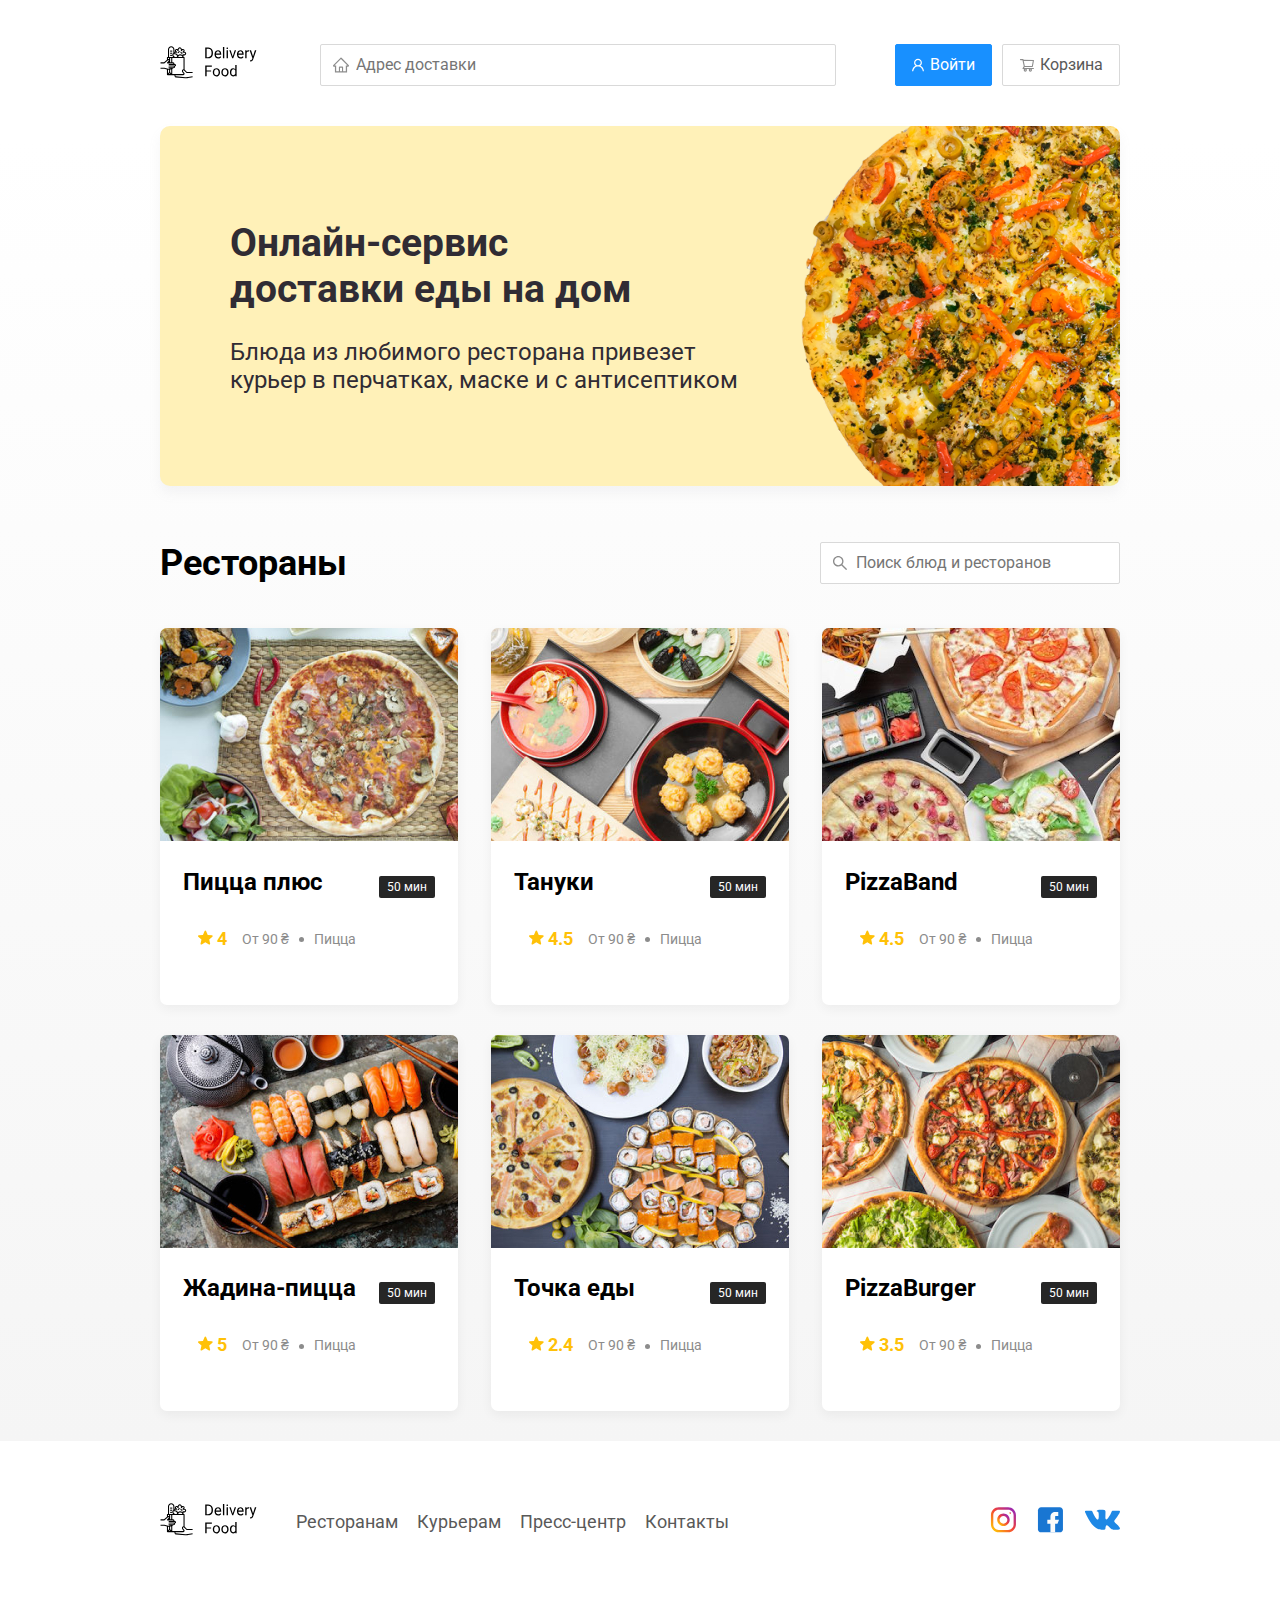
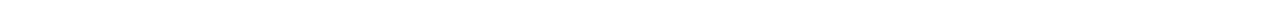
<file: index.html>
<!DOCTYPE html>
<html lang="ru">
    <head>
        <meta charset="UTF-8">
        <meta http-equiv="X-UA-Compatible" content="IE=edge">
        <meta name="viewport" content="width=device-width, initial-scale=1.0">
        <title>Delivery Food - доставка еды на дому</title>
        <link href="https://fonts.googleapis.com/css2?family=Roboto:wght@400;700&display=swap" rel="stylesheet">
        <link rel="stylesheet" href="style/normalize.css">
        <link rel="stylesheet" href="style/style.css">
        <link rel="stylesheet" href="https://cdnjs.cloudflare.com/ajax/libs/animate.css/4.1.1/animate.min.css"/>
    </head>
    <body>
        <div class="container">
            <header class="header">
                <a href="index.html"><img src="img/logo.svg" onerror="this.onerror=null; this.src='logo.svg'" alt="logo-header" class="logo header-logo"></a>
                <input type="text" class="input input-adress" placeholder="Адрес доставки"/>
                <div class="buttons">
                    <button class="button button-primary">
                        <img src="img/avatar.svg" onerror="this.onerror=null; this.src='avatar.svg'" alt="avatar" class="button-icon">
                        <span class="button-text">Войти</span>
                    </button>
                    <button class="button">
                        <img src="img/cart.svg" onerror="this.onerror=null; this.src='cart.svg'" alt="cart" class="button-icon">
                        <span class="button-text">Корзина</span>
                    </button>
                </div>    
            </header>
        </div>
    
        <!-- /container -->
    
        <main class="main">
            <div class="container">
    
                <section class="promo">
                    <h1 class="promo-title">Онлайн-сервис<br/>доставки еды на дом</h1>
                    <p class="promo-text">Блюда из любимого ресторана привезет курьер в перчатках, маске и с антисептиком</p>
                </section>
        
                <section class="restaurants">
                    <div class="section-heading">
                        <h2 class="section-title">Рестораны</h2>
                        <input type="text" class="input input-search" placeholder="Поиск блюд и ресторанов">
                    </div>
                    <div class="cards">
                        <a href="restaurant.html" class="card">
                            <img src="img/cards/1.jpg" onerror="this.onerror=null; this.src='1.jpg'" alt="image" class="card-image">
                            <div class="card-text">
                                <div class="card-heading">
                                    <h3 class="card-title">Пицца плюс</h3>
                                    <span class="card-tag tag">50 мин</span>
        
                                </div>
                                <!-- card-heading -->
                                <div class="card-info">
                                    <div class="rating">
                                        <img src="img/star.svg" onerror="this.onerror=null; this.src='star.svg'" alt="rating" class="rating-star">
                                        4
                                    </div>
                                    <div class="price">От 90 ₴</div>
                                    <div class="category">Пицца</div>
                                </div>
                                <!-- card-info -->
                            </div>
                            <!-- card-text -->
                        </a>
                        <!-- card -->
        
                        <a href="restaurant.html" class="card">
                            <img src="img/cards/2.jpg" onerror="this.onerror=null; this.src='2.jpg'" alt="image" class="card-image">
                            <div class="card-text">
                                <div class="card-heading">
                                    <h3 class="card-title">Тануки</h3>
                                    <span class="card-tag tag">50 мин</span>
        
                                </div>
                                <!-- card-heading -->
                                <div class="card-info">
                                    <div class="rating">
                                        <img src="img/star.svg" onerror="this.onerror=null; this.src='star.svg'" alt="rating" class="rating-star">
                                        4.5
                                    </div>
                                    <div class="price">От 90 ₴</div>
                                    <div class="category">Пицца</div>
                                </div>
                                <!-- card-info -->
                            </div>
                            <!-- card-text -->
                        </a>
                        <!-- card -->
        
                        <a href="restaurant.html" class="card">
                            <img src="img/cards/3.jpg" onerror="this.onerror=null; this.src='3.jpg'" alt="image" class="card-image">
                            <div class="card-text">
                                <div class="card-heading">
                                    <h3 class="card-title">PizzaBand</h3>
                                    <span class="card-tag tag">50 мин</span>
        
                                </div>
                                <!-- card-heading -->
                                <div class="card-info">
                                    <div class="rating">
                                        <img src="img/star.svg" onerror="this.onerror=null; this.src='star.svg'" alt="rating" class="rating-star">
                                        4.5
                                    </div>
                                    <div class="price">От 90 ₴</div>
                                    <div class="category">Пицца</div>
                                </div>
                                <!-- card-info -->
                            </div>
                            <!-- card-text -->
                        </a>
                        <!-- card -->
        
                        <a href="restaurant.html" class="card">
                            <img src="img/cards/4.jpg" onerror="this.onerror=null; this.src='4.jpg'" alt="image" class="card-image">
                            <div class="card-text">
                                <div class="card-heading">
                                    <h3 class="card-title">Жадина-пицца</h3>
                                    <span class="card-tag tag">50 мин</span>
        
                                </div>
                                <!-- card-heading -->
                                <div class="card-info">
                                    <div class="rating">
                                        <img src="img/star.svg" onerror="this.onerror=null; this.src='star.svg'" alt="rating" class="rating-star">
                                        5
                                    </div>
                                    <div class="price">От 90 ₴</div>
                                    <div class="category">Пицца</div>
                                </div>
                                <!-- card-info -->
                            </div>
                            <!-- card-text -->
                        </a>
                        <!-- card -->
        
                        <a href="restaurant.html" class="card">
                            <img src="img/cards/5.jpg" onerror="this.onerror=null; this.src='5.jpg'" alt="image" class="card-image">
                            <div class="card-text">
                                <div class="card-heading">
                                    <h3 class="card-title">Точка еды</h3>
                                    <span class="card-tag tag">50 мин</span>
        
                                </div>
                                <!-- card-heading -->
                                <div class="card-info">
                                    <div class="rating">
                                        <img src="img/star.svg" onerror="this.onerror=null; this.src='star.svg'" alt="rating" class="rating-star">
                                        2.4
                                    </div>
                                    <div class="price">От 90 ₴</div>
                                    <div class="category">Пицца</div>
                                </div>
                                <!-- card-info -->
                            </div>
                            <!-- card-text -->
                        </a>
                        <!-- card -->
        
                        <a href="restaurant.html" class="card">
                            <img src="img/cards/6.jpg" onerror="this.onerror=null; this.src='6.jpg'" alt="image" class="card-image">
                            <div class="card-text">
                                <div class="card-heading">
                                    <h3 class="card-title">PizzaBurger</h3>
                                    <span class="card-tag tag">50 мин</span>
        
                                </div>
                                <!-- card-heading -->
                                <div class="card-info">
                                    <div class="rating">
                                        <img src="img/star.svg" onerror="this.onerror=null; this.src='star.svg'" alt="rating" class="rating-star">
                                        3.5
                                    </div>
                                    <div class="price">От 90 ₴</div>
                                    <div class="category">Пицца</div>
                                </div>
                                <!-- card-info -->
                            </div>
                            <!-- card-text -->
                        </div>
                        <!-- card -->
                    </a>
                    <!-- cards -->
                </section>
            </div>
        </main>
    
        <footer class="footer">
            <div class="container">
                <div class="footer-block">
                    <a href="index.html"><img src="img/logo.svg" onerror="this.onerror=null; this.src='logo.svg'" alt="logo-footer" class="logo footer-logo"></a>
                    <nav class="footer-nav">
                        <a href="index.html" class="footer-link">Ресторанам</a>
                        <a href="index.html" class="footer-link">Курьерам</a>
                        <a href="index.html" class="footer-link">Пресс-центр</a>
                        <a href="index.html" class="footer-link">Контакты</a>
                    </nav>
                    <div class="social-links">
                        <a href="https://www.instagram.com/" class="social-link"><img src="img/social/inst.svg" onerror="this.onerror=null; this.src='inst.svg'" alt="instagram"></a>
                        <a href="https://www.facebook.com/" class="social-link"><img src="img/social/face.svg" onerror="this.onerror=null; this.src='face.svg'" alt="facebook"></a>
                        <a href="https://vk.com/" class="social-link"><img src="img/social/vk.svg" onerror="this.onerror=null; this.src='vk.svg'" alt="vkontakte"></a>
                    </div>
                </div>
            </div>
        </footer>
        <script src="js/main.js"></script>
    </body>
</html>
</file>
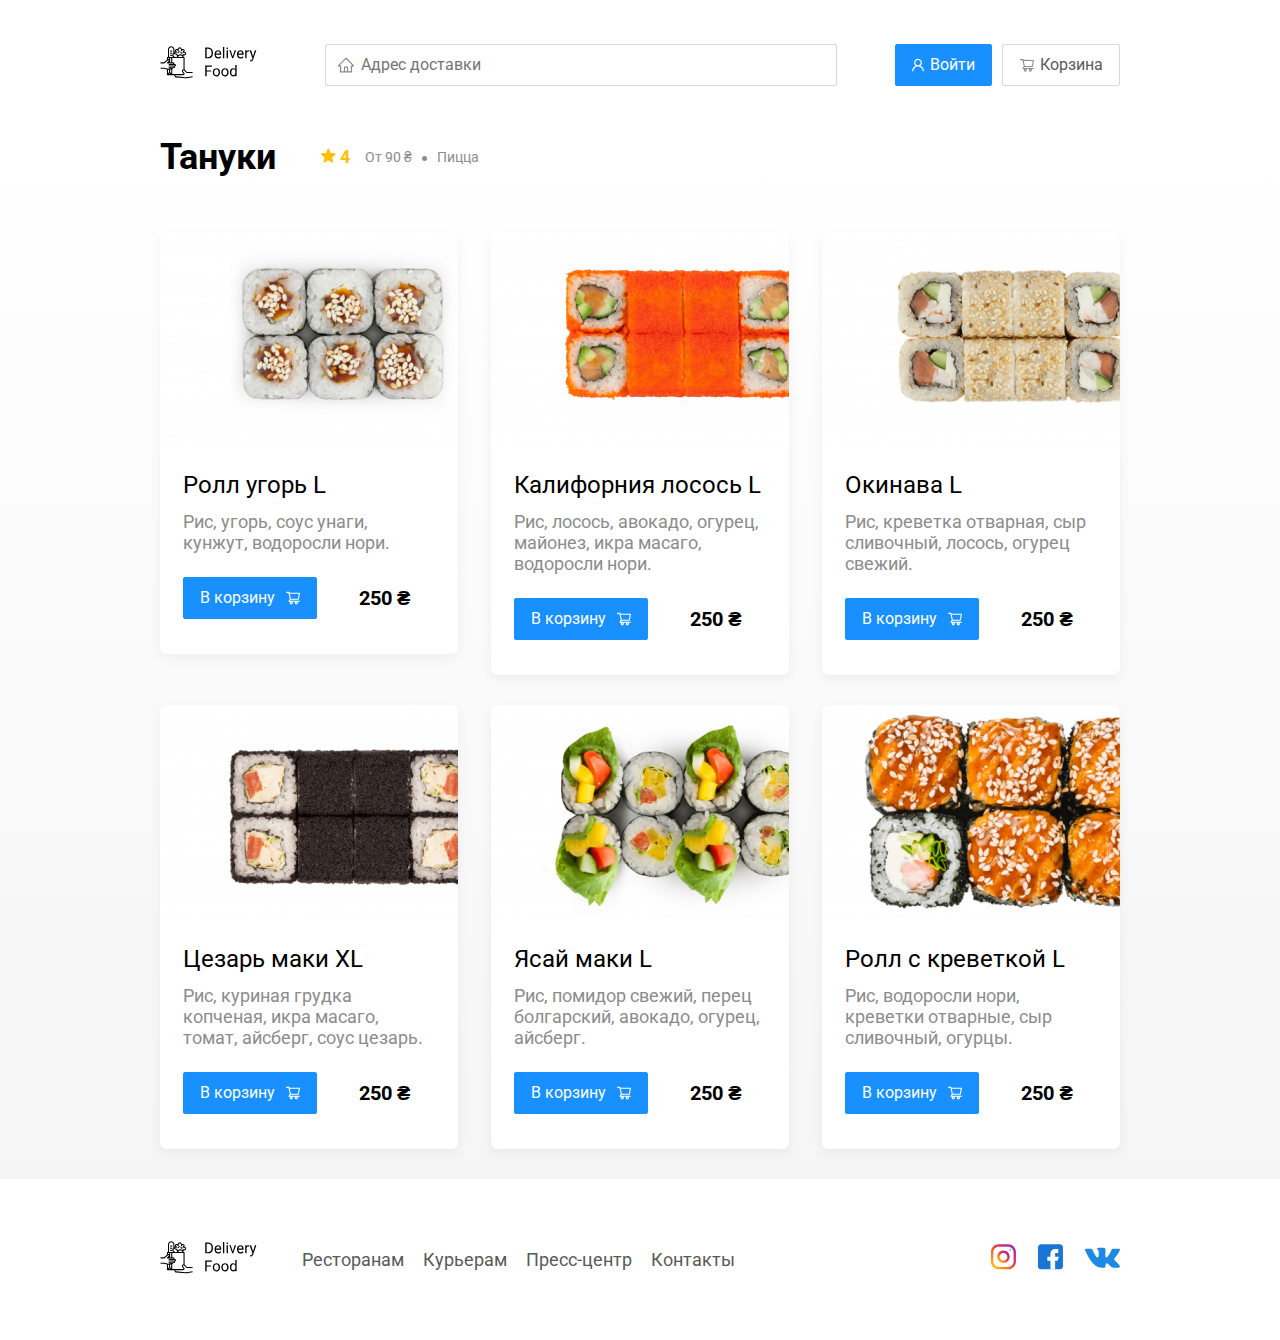
<file: restaurant.html>
<!DOCTYPE html>
<html lang="ru">
    <head>
        <meta charset="UTF-8">
        <meta http-equiv="X-UA-Compatible" content="IE=edge">
        <meta name="viewport" content="width=device-width, initial-scale=1.0">
        <title>Тануки - доставка еды на дому</title>
        <link href="https://fonts.googleapis.com/css2?family=Roboto:wght@400;700&display=swap" rel="stylesheet">
        <link rel="stylesheet" href="style/normalize.css">
        <link rel="stylesheet" href="style/style.css">
        <link rel="stylesheet" href="https://cdnjs.cloudflare.com/ajax/libs/animate.css/4.1.1/animate.min.css"/>
    </head>
    <body>
        <div class="container">
            <header class="header">
                <a href="index.html">
                    <img src="img/logo.svg" onerror="this.onerror=null; this.src='logo.svg'" alt="Logo" class="button-icon">
                </a>
                <input type="text" class="input input-adress" placeholder="Адрес доставки"/>
                <div class="buttons">
                    <button class="button button-primary">
                        <img src="img/avatar.svg" onerror="this.onerror=null; this.src='avatar.svg'" alt="avatar" class="button-icon">
                        <span class="button-text">Войти</span>
                    </button>
                    <button class="button" id="cart-button">
                        <img src="img/cart.svg" onerror="this.onerror=null; this.src='cart.svg'" alt="cart" class="button-icon">
                        <span class="button-text">Корзина</span>
                    </button>
                </div>    
            </header>
        </div>
    
        <!-- /container -->
    
        <main class="main">
            <div class="container">
        
                <section class="restaurants">
    
                    <div class="section-heading">
                        <h2 class="section-title">Тануки</h2>
                        <div class="card-info">
                            <div class="rating">
                                <img src="img/star.svg" onerror="this.onerror=null; this.src='star.svg'" alt="rating" class="rating-star">
                                4
                            </div>
                            <div class="price">От 90 ₴</div>
                            <div class="category">Пицца</div>
                        </div>
                    </div>
    
                    <div class="cards">
                        <div class="card" data-wow-delay="0.2s">
                            <img src="img/rest/tanuki/card-tanuki-1.jpg" onerror="this.onerror=null; this.src='card-tanuki-1.jpg'" alt="image" class="card-image">
                            <div class="card-text">
                                <div class="card-heading">
                                    <h3 class="card-title card-title-reg">Ролл угорь L</h3>
                                </div>
                                <!-- card-heading -->
                                <div class="card-info">
                                    <div class="ingredients">Рис, угорь, соус унаги, кунжут, водоросли нори.</div>
                                </div>
                                <!-- card-info -->
                                <div class="card-buttons">
                                    <button class="button button-primary">
                                        <span class="button-card-text">В корзину</span>
                                        <img src="img/cart-shop.svg" onerror="this.onerror=null; this.src='cart-shop.svg'" alt="cart-shop" class="button-card-image">
                                    </button>
                                    <strong class="card-price-bold">250 ₴</strong>
                                </div>
                            </div>
                            <!-- card-text -->
                        </div>
                        <!-- card -->
        
                        <div class="card" data-wow-delay="0.4s">
                            <img src="img/rest/tanuki/card-tanuki-2.jpg" onerror="this.onerror=null; this.src='card-tanuki-2.jpg'" alt="image" class="card-image">
                            <div class="card-text">
                                <div class="card-heading">
                                    <h3 class="card-title card-title-reg">Калифорния лосось L</h3>
                                </div>
                                <!-- card-heading -->
                                <div class="card-info">
                                    <div class="ingredients">Рис, лосось, авокадо, огурец, майонез, икра масаго, водоросли нори.</div>
                                </div>
                                <!-- card-info -->
                                <div class="card-buttons">
                                    <button class="button button-primary">
                                        <span class="button-card-text">В корзину</span>
                                        <img src="img/cart-shop.svg" onerror="this.onerror=null; this.src='cart-shop.svg'" alt="cart-shop" class="button-card-image">
                                    </button>
                                    <strong class="card-price-bold">250 ₴</strong>
                                </div>
                            </div>
                            <!-- card-text -->
                        </div>
                        <!-- card -->
        
                        <div class="card" data-wow-delay="0.6s">
                            <img src="img/rest/tanuki/card-tanuki-3.jpg" onerror="this.onerror=null; this.src='card-tanuki-3.jpg'" alt="image" class="card-image">
                            <div class="card-text">
                                <div class="card-heading">
                                    <h3 class="card-title card-title-reg">Окинава L</h3>
                                </div>
                                <!-- card-heading -->
                                <div class="card-info">
                                    <div class="ingredients"> Рис, креветка отварная, сыр сливочный, лосось, огурец свежий.</div>
                                </div>
                                <!-- card-info -->
                                <div class="card-buttons">
                                    <button class="button button-primary">
                                        <span class="button-card-text">В корзину</span>
                                        <img src="img/cart-shop.svg" onerror="this.onerror=null; this.src='cart-shop.svg'" alt="cart-shop" class="button-card-image">
                                    </button>
                                    <strong class="card-price-bold">250 ₴</strong>
                                </div>
                            </div>
                            <!-- card-text -->
                        </div>
                        <!-- card -->
        
                        <div class="card" data-wow-delay="0.2s">
                            <img src="img/rest/tanuki/card-tanuki-4.jpg" onerror="this.onerror=null; this.src='card-tanuki-4.jpg'" alt="image" class="card-image">
                            <div class="card-text">
                                <div class="card-heading">
                                    <h3 class="card-title card-title-reg">Цезарь маки XL</h3>
                                </div>
                                <!-- card-heading -->
                                <div class="card-info">
                                    <div class="ingredients">Рис, куриная грудка копченая, икра масаго, томат, айсберг, соус цезарь.</div>
                                </div>
                                <!-- card-info -->
                                <div class="card-buttons">
                                    <button class="button button-primary">
                                        <span class="button-card-text">В корзину</span>
                                        <img src="img/cart-shop.svg" onerror="this.onerror=null; this.src='cart-shop.svg'" alt="cart-shop" class="button-card-image">
                                    </button>
                                    <strong class="card-price-bold">250 ₴</strong>
                                </div>
                            </div>
                            <!-- card-text -->
                        </div>
                        <!-- card -->
        
                        <div class="card " data-wow-delay="0.4s">
                            <img src="img/rest/tanuki/card-tanuki-5.jpg" onerror="this.onerror=null; this.src='card-tanuki-5.jpg'" alt="image" class="card-image">
                            <div class="card-text">
                                <div class="card-heading">
                                    <h3 class="card-title card-title-reg">Ясай маки L</h3>
                                </div>
                                <!-- card-heading -->
                                <div class="card-info">
                                    <div class="ingredients">Рис, помидор свежий, перец болгарский, авокадо, огурец, айсберг.</div>
                                </div>
                                <!-- card-info -->
                                <div class="card-buttons">
                                    <button class="button button-primary">
                                        <span class="button-card-text">В корзину</span>
                                        <img src="img/cart-shop.svg" onerror="this.onerror=null; this.src='cart-shop.svg'" alt="cart-shop" class="button-card-image">
                                    </button>
                                    <strong class="card-price-bold">250 ₴</strong>
                                </div>
                            </div>
                            <!-- card-text -->
                        </div>
                        <!-- card -->
        
                        <div class="card" data-wow-delay="0.6s">
                            <img src="img/rest/tanuki/card-tanuki-6.jpg" onerror="this.onerror=null; this.src='card-tanuki-6.jpg'" alt="image" class="card-image">
                            <div class="card-text">
                                <div class="card-heading">
                                    <h3 class="card-title card-title-reg">Ролл с креветкой L</h3>
                                </div>
                                <!-- card-heading -->
                                <div class="card-info">
                                    <div class="ingredients">Рис, водоросли нори, креветки отварные, сыр сливочный, огурцы.</div>
                                </div>
                                <!-- card-info -->
                                <div class="card-buttons">
                                    <button class="button button-primary">
                                        <span class="button-card-text">В корзину</span>
                                        <img src="img/cart-shop.svg" onerror="this.onerror=null; this.src='cart-shop.svg'" alt="cart-shop" class="button-card-image">
                                    </button>
                                    <strong class="card-price-bold">250 ₴</strong>
                                </div>
                            </div>
                            <!-- card-text -->
                        </div>
                        <!-- card -->
                    </div>
                    <!-- cards -->
                </section>
            </div>
        </main>
    
        <footer class="footer">
            <div class="container">
                <div class="footer-block">
                    <a href="index.html"><img src="img/logo.svg" onerror="this.onerror=null; this.src='logo.svg'" alt="Logo" class="button-icon"></a>
                    <nav class="footer-nav">
                        <a href="index.html" class="footer-link">Ресторанам</a>
                        <a href="index.html" class="footer-link">Курьерам</a>
                        <a href="index.html" class="footer-link">Пресс-центр</a>
                        <a href="index.html" class="footer-link">Контакты</a>
                    </nav>
                    <div class="social-links">
                        <a href="https://www.instagram.com/" class="social-link"><img src="img/social/inst.svg" onerror="this.onerror=null; this.src='inst.svg'" alt="instagram"></a>
                        <a href="https://www.facebook.com/" class="social-link"><img src="img/social/face.svg" onerror="this.onerror=null; this.src='face.svg'" alt="facebook"></a>
                        <a href="https://vk.com/" class="social-link"><img src="img/social/vk.svg" onerror="this.onerror=null; this.src='vk.svg'" alt="vkontakte"></a>
                    </div>
                </div>
            </div>
        </footer>

        <div class="modal">
            <div class="modal-dialog">
                <div class="modal-header">
                    <h3 class="modal-title">Корзина</h3>
                    <button class="close">&times;</button>
                </div>
                <!-- modal-header -->
                <div class="modal-body">
                    <div class="food-row">
                        <span class="food-name">Ролл угорь стандарт</span>
                        <strong class="food-price">250 ₴</strong>
                        <div class="food-counter">
                            <button class="counter-button">-</button>
                            <span class="counter">1</span>
                            <button class="counter-button">+</button>
                        </div>
                    </div>

                    <div class="food-row">
                        <span class="food-name">Ролл угорь стандарт</span>
                        <strong class="food-price">250 ₴</strong>
                        <div class="food-counter">
                            <button class="counter-button">-</button>
                            <span class="counter">1</span>
                            <button class="counter-button">+</button>
                        </div>
                    </div>

                    <div class="food-row">
                        <span class="food-name">Ролл угорь стандарт</span>
                        <strong class="food-price">250 ₴</strong>
                        <div class="food-counter">
                            <button class="counter-button">-</button>
                            <span class="counter">1</span>
                            <button class="counter-button">+</button>
                        </div>
                    </div>

                    <div class="food-row">
                        <span class="food-name">Ролл угорь стандарт</span>
                        <strong class="food-price">250 ₴</strong>
                        <div class="food-counter">
                            <button class="counter-button">-</button>
                            <span class="counter">1</span>
                            <button class="counter-button">+</button>
                        </div>
                    </div>
                </div>
                <!-- modal-body -->
                <div class="modal-footer">
                    <span class="modal-pricetag">1000 ₴</span>
                    <div class="footer-buttons">
                        <button class="button button-primary">Оформить заказ</button>
                        <button class="button">Отмена</button>
                    </div>
                </div>
                <!-- modal-footer -->
            </div>
            <!-- modal-dialog -->
        </div>
        <script src="js/wow.min.js"></script>
        <script src="js/main.js"></script>
    </body>
</html>
</file>
<file: style/style.css>
*{
    box-sizing: border-box;
}

body{
    font-family: "Roboto", sans-serif;
}

.container{
    max-width: 1200px;
    margin: auto;
}

.header{
    display: flex;
    align-items: center;
    justify-content: space-between;
    margin-top: 44px;
    margin-bottom: 40px;
}

.input{
    background: #FFFFFF;
    border: 1px solid #D9D9D9;
    border-radius: 2px;
    font-size: 16px;
    line-height: 24px;
    padding: 8px;
    padding-left: 35px;
    background-repeat: no-repeat;
    background-position: left 11px center;
}

.input-adress{
    flex: 0.8;
    background-image: url(../img/home.svg);
}

.input-search{
    background-image: url(../img/search.svg);
    width: 300px;
    margin-left: auto;
}

.buttons{
    display: flex;
}

.button{
    display: flex;
    align-items:center;
    padding: 8px 16px;
    background: #FFFFFF;
    border: 1px solid #D9D9D9;
    box-sizing: border-box;
    box-shadow: 0px 0px 2px rgba(0, 0, 0, 0.0015);
    border-radius: 2px;
    color: #595959;
    font-size: 16px;
    line-height: 24px;
}

.button-primary{
    background-color: #1890ff;
    border: 1px solid #1890ff;
    color: #fff;
    margin-right: 10px;
}

.button-icon{
    margin-right: 6px;
}

.button-card-text{
    margin-right: 10px;
}

.promo{
    box-shadow: 0px 7px 12px rgba(158, 158, 163, 0.1);
    background: #FFF1B8 url(../img/promo-veg.png) no-repeat center right -200px;
    background-size: 50%;
    border-radius: 10px;
    padding: 68px 70px;
    margin-bottom: 56px;
}

.promo-title{
    font-style: normal;
    font-weight: 700;
    font-size: 39px;
    line-height: 46px;
    color: #302C34;
}

.promo-text{
    max-width: 538px;
    font-style: normal;
    font-weight: 400;
    font-size: 24px;
    line-height: 28px;
    color: #302C34;
}

.main{
    background: linear-gradient(180deg, rgba(245, 245, 245, 0) 1.04%, #F5F5F5 100%);
}

.section-heading{
    display: flex;
    align-items: center;
    margin-bottom: 44px;
}

.section-title{
    font-style: normal;
    font-weight: 700;
    font-size: 36px;
    line-height: 42px;
    margin: 0;
    color: #000000;
    margin-right: 30px;
}

.cards{
    display: flex;
    align-items:flex-start;
    flex-wrap: wrap;
    justify-content: space-between;
}

.card{
    background: #FFFFFF;
    box-shadow: 0px 4px 12px rgba(0, 0, 0, 0.05);
    border-radius: 7px;
    overflow: hidden;
    margin-bottom: 30px;
    flex-basis: 31%;
    text-decoration: none;
    animation: fadeInUp;
    animation-duration: 0.8s;
}

.card-image{
    width: 384px;
    height: 213px;
    object-fit: cover;
}

.card-text{
    padding: 20px 23px 35px 23px;
}

.card-heading{
    display: flex;
    align-items:center;
    justify-content: space-between;
}

.card-title{
    margin: 0;
    font-style: normal;
    font-weight: 700;
    font-size: 24px;
    line-height: 32px;
    color: #000000;
    margin-bottom: 10px;
}

.card-title-reg{
    font-weight: 400;
    font-size: 24px;
    line-height: 32px;
}

.card-tag{
    font-style: normal;
    font-weight: 400;
    font-size: 12px;
    line-height: 20px;
    color: #fff;
    background: #262626;
    border-radius: 2px;
    padding: 1px 8px;
}

.card-info{
    display: flex;
    align-items:center;
    flex-wrap: wrap;
}

.card-buttons{
    display: flex;
    align-items:center;
    margin-top: 24px;
}

.card-price-bold{
    font-weight: bold;
    font-size: 20px;
    line-height: 32px;
    margin-left: 32px;
}

.rating{
    margin-right: 26px;
    color:#FFC107;
    font-style: normal;
    font-weight: 700;
    font-size: 18px;
    line-height: 32px;
}

.category,
.price{
    font-style: normal;
    font-weight: 400;
    font-size: 18px;
    line-height: 32px;
    color: #8C8C8C;
}

.price{
    margin-right: 10px;
}

.ingredients{
    font-style: normal;
    font-weight: 400;
    font-size: 18px;
    line-height: 21px;
    color: #8C8C8C;
}

.category{
    text-overflow: ellipsis;
    overflow: hidden;
    white-space: nowrap;
    max-width: 150px;
}

.price:after{
    content: "" ;
    width: 5px;
    height: 5px;
    display: inline-block;
    background-color:#8C8C8C;
    vertical-align: middle;
    border-radius: 50%;
    margin-left: 10px;
}

.footer{
    padding: 60px 0;
}

.footer-block {
    display: flex;
    align-items: center;
    justify-content: space-between;
}

.footer-nav{
    margin-left: 35px;
    margin-right: auto;
}

.footer-link{
    display: inline-block;
    color: #595959;
    text-decoration: none;
    font-style: normal;
    font-weight: 400;
    font-size: 18px;
    line-height: 21px;
    color: #595959;
}

.footer-link:not(:last-child){
    margin-right: 15px;
}

.social-links{
    display: flex;
    align-items: center;
}

.social-link:not(:last-child){
    margin-right: 21px;
}

.modal{
    position: fixed;
    left: 0;
    top:0;
    width: 100%;
    height: 100%;
    background: rgba(0,0,0,0.4);
    display: none;
}

.is-open{
    display: flex;
}

.modal-dialog{
    max-width: 780px;
    width: 95%;
    background: #fff;
    border-radius: 5px;
    margin: auto;
    padding: 40px 45px;
}

.modal-header{
    display: flex;
    justify-content: space-between;
    align-items:center;
    margin-bottom: 45px;
}

.modal-title{
    margin: 0;
    font-style: normal;
    font-weight: 700;
    font-size: 36px;
    line-height: 42px;
    color: #000000;
}

.close{
    border:0;
    font-size: 36px;
    background-color: transparent;
}

.modal-body{
    margin-bottom: 52px;
}

.food-row{
    display: flex;
    align-items:flex-start;
    justify-content:space-between;
    padding-bottom: 8px;
    border-bottom: 1px solid #D9D9D9;
    margin-bottom: 15px;
}

.food-name{
    font-weight: normal;
    font-size: 16px;
    line-height: 32px;
}

.food-price{
    margin-left: auto;
    margin-right: 47px;
    font-weight: bold;
    font-size: 20px;
    line-height: 32px;
}

.food-counter{
    display: flex;
    align-items: center;
}

.counter-button{
    display: flex;
    align-items: center;
    justify-content: center;
    width: 39px;
    height: 32px;
    background: #FFFFFF;
    border: 1px solid #40A9FF;
    box-sizing: border-box;
    border-radius: 2px;
    font-weight: normal;
    font-size: 14px;
    line-height: 22px;
    color: #40A9FF;
}

.counter{
    font-size: 16px;
    line-height: 24px;
    margin-right: 10px;
    margin-left: 10px;
}

.modal-footer{
    display: flex;
    align-items: center;
    justify-content: space-between;
}

.footer-buttons{
    display: flex;
    align-items: center;

}

.modal-pricetag{
    color: #fff;
    background: #262626;
    border-radius: 5px;
    padding: 15px 20px;
    font-style: normal;
    font-weight: 700;
    font-size: 20px;
    line-height: 23px;
}

@media(max-width: 1366px){
    .container{
        max-width: 960px;
    }
    .promo{
        background-position: center right -140px;
        background-size: 480px;
    }
    .rating{
        margin: 15px;
    }
    .category, .price{
        font-size: 14px;
    }
}

@media (max-width:992px){
    .container{
        max-width: 750px;
    }
    .promo{
        padding: 50px;
        background-size: 375px;
    }
    .promo-text{
        max-width: 400px;
        font-size: 18px;
    }
    .card{
        flex-basis: 49%;
    }
    .footer-link{
        font-size: 16px;
    }
}

@media (max-width:768px){
    .container{
        max-width: 560px;
    }
    .card-info{
        flex-wrap: wrap;
    }
    .card.rating{
        flex-basis: 100%;
    }
    .card-title{
        font-size: 18px;
    }
    .promo{
        background-size: 270px;
        background-position: top -60px right -115px;
    }
    .promo-title{
        font-size: 26px;
        line-height: 1.4;
    }
    .promo-text{
        margin-top: 0;
    }
}

@media (max-width:568px){
    .container{
        width: 80%;
    }
    .header{
        flex-wrap: wrap;
    }
    .input-adress{
        margin-top: 15px;
        order: 5;
        flex: 1;
    }
    .promo{
        background-image: none;

    }
    .promo-title{
        margin-bottom: 10px;
    }
    .section-title{
        font-size: 20px;
    }
    .card{
        flex-basis: 100%;
    }
    .card-image{
        width: 100%;
    }
    .footer{
        padding: 30px;
    }
    .footer-block{
        align-items: flex-start;
    }
    .footer-nav{
        margin-left: 0;
        margin-right: 0;
        order: 0;
        display: flex;
        flex-direction: column;
    }
    .footer-logo{
        margin-right: 15px;
        order: 1;
    }
    .social-links{
        order:2;
    }
}

@media (max-width:480px) {
    .button-text{
        display: none;
    }
    .button-icon{
        margin: 0;
    }
    .button{
        min-height: 40px;
    }
    .promo{
        padding: 20px;
    }
    .section-heading{
        flex-wrap: wrap;
    }
    .footer-block{
        flex-wrap: wrap;
        flex-direction: column;
        align-items: center;
    }
    .footer-logo{
        order: 0;
        margin-bottom: 20px;
    }
    .footer-nav{
        margin-bottom: 20px;
        text-align: center;
    }
    .footer-link:not(:last-child){
        margin-right: 0;
    }
}
</file>
